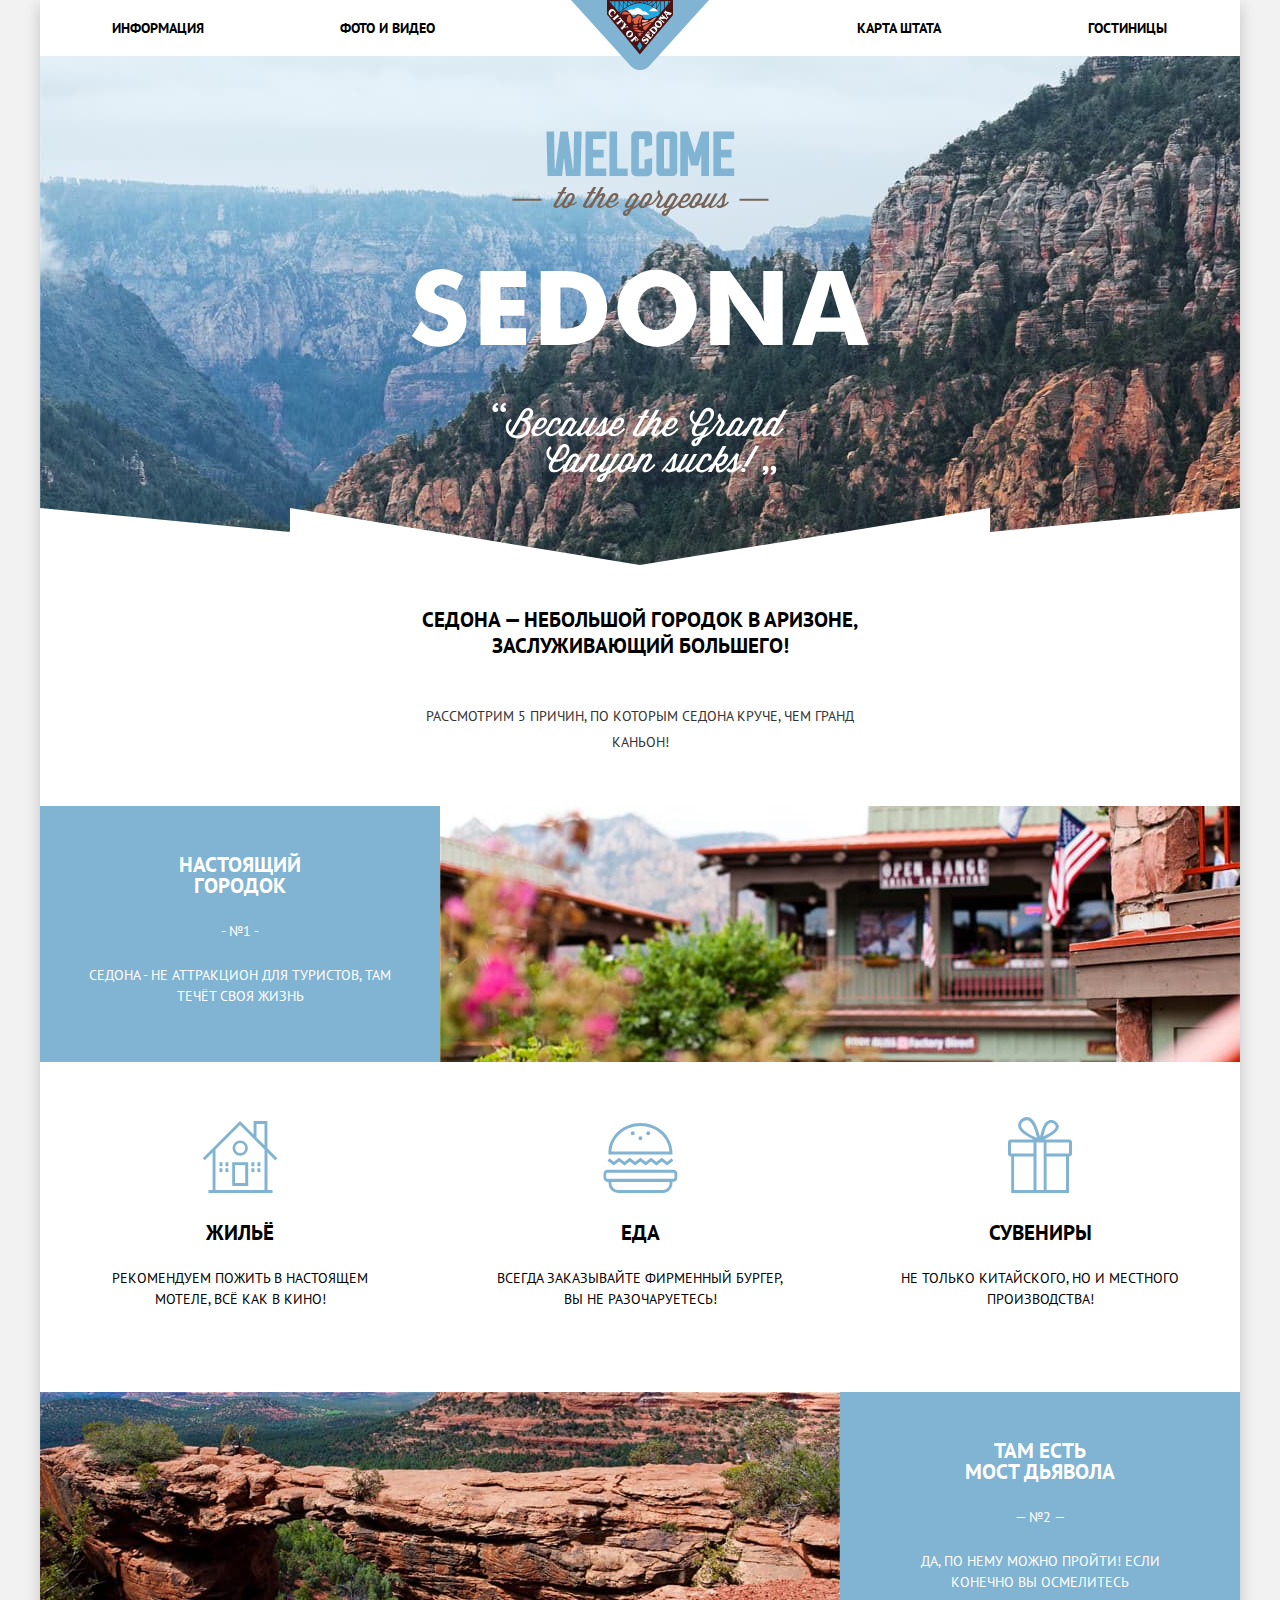
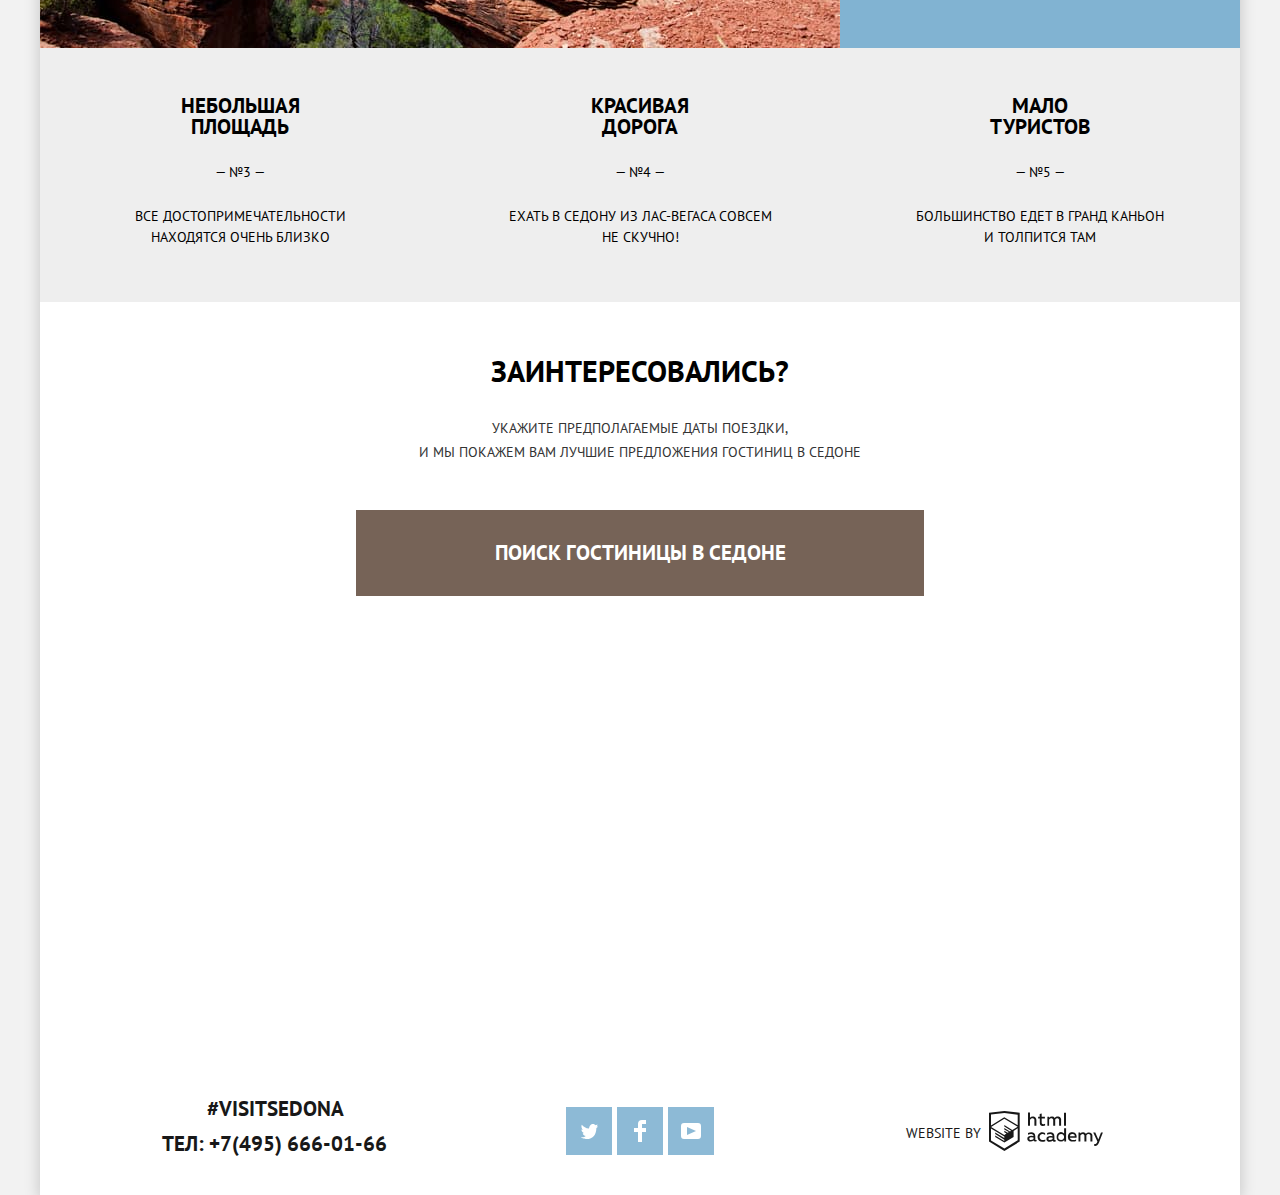
<file: index.html>
<!DOCTYPE html>
<html class="page" lang="ru">

<head>
  <meta charset="utf-8">
  <title>HTML Academy: Седона</title>
  <link href="https://fonts.googleapis.com/css2?family=PT+Sans:wght@400;700&display=swap" rel="stylesheet">
  <link rel="stylesheet" href="css/normalize.min.css">
  <link rel="stylesheet" href="css/style.min.css">
</head>

<body class="page-body">
  <div class="page-wrapper">
    <header class="main-header">
      <nav class="main-navigation">
        <ul class="site-navigation">
          <li class="navigation-item"><a href="#">Информация</a></li>
          <li class="navigation-item"><a href="#">Фото и видео</a></li>
          <li class="navigation-item"><a href="#">Карта штата</a></li>
          <li class="navigation-item"><a href="hotels.html">Гостиницы</a></li>
        </ul>
        <a class="main-header-logo">
          <img src="img/main-logo.svg" width="138" height="70" alt="Логотип сайта города Седона">
        </a>
      </nav>
    </header>
    <main class="container">
      <section class="main-background">
        <h1 class="visually-hidden">Добро пожаловать в Седону!</h1>
      </section>
      <section class="intro">
        <h2 class="visually-hidden">Описание города Седона</h2>
        <h2 class="intro-title">Седона — небольшой городок в Аризоне, заслуживающий большего!</h2>
        <p class="intro-text">Рассмотрим 5 причин, по которым Седона круче, чем гранд каньон!</p>
      </section>
      <section class="features">
        <h2 class="visually-hidden">5 причин, по которым Седона круче, чем гранд каньон!</h2>
        <ol class="features-list">
          <li class="feature-item wide-block">
            <div class="decoration-wrapper">
              <div class="decoration-text">
                <h3 class="item-title">Настоящий<br> городок</h3>
                <span class="item-number">- №1 -</span>
                <p class="item-text">Седона - не аттракцион для туристов, там течёт своя жизнь</p>
              </div>
              <div class="decoration-picture picture-right"></div>
            </div>
            <ul class="advantages-list">
              <li class="advantages-item">
                <h3 class="advantages-title icon-house">Жильё</h3>
                <p class="advantages-text">Рекомендуем пожить в настоящем мотеле, всё как в кино!</p>
              </li>
              <li class="advantages-item">
                <h3 class="advantages-title icon-food">Еда</h3>
                <p class="advantages-text">Всегда заказывайте фирменный бургер, вы не разочаруетесь!</p>
              </li>
              <li class="advantages-item">
                <h3 class="advantages-title icon-souvenir">Сувениры</h3>
                <p class="advantages-text">Не только китайского, но и местного производства!</p>
              </li>
            </ul>
          </li>
          <li class="feature-item wide-block">
            <div class="decoration-wrapper">
              <div class="decoration-text">
                <h3 class="item-title">Там есть <br> Мост дьявола</h3>
                <span class="item-number">— №2 —</span>
                <p class="item-text">Да, по нему можно пройти! Если конечно вы осмелитесь</p>
              </div>
              <div class="decoration-picture picture-left"></div>
            </div>
          </li>
          <li class="feature-item grey">
            <h3 class="item-title">Небольшая<br>площадь</h3>
            <span class="item-number">— №3 —</span>
            <p class="item-text">все достопримечательности находятся очень близко</p>
          </li>
          <li class="feature-item grey">
            <h3 class="item-title">Красивая<br>дорога</h3>
            <span class="item-number">— №4 —</span>
            <p class="item-text">ехать в седону из лас-вегаса совсем не скучно!</p>
          </li>
          <li class="feature-item grey">
            <h3 class="item-title">Мало<br>туристов</h3>
            <span class="item-number">— №5 — </span>
            <p class="item-text">большинство едет в гранд каньон и толпится там</p>
          </li>
        </ol>
      </section>
      <section class="search">
        <h2 class="visually-hidden">Поиск гостиницы в Седоне</h2>
        <p class="search-title">Заинтересовались?</p>
        <p class="search-text">Укажите предполагаемые даты поездки,<br> и мы покажем вам лучшие предложения гостиниц в
          Седоне
        </p>
        <a class="search-button button" href="#">Поиск гостиницы в седоне</a>
        <form class="search-form" action="https://echo.htmlacademy.ru" method="get">
          <p class="field-wrapper">
            <label class="check-in" for="check-in">Дата заезда:</label>
            <input class="date-picker" id="check-in" type="text" name="check-in">
            <button class="calendar" type="button" name="calendar">
              <span class="visually-hidden">Календарь для выбора даты заезда</span>
              <svg aria-hidden="true" focusable="false" class="form-icon" width="21" height="23"
                xmlns="http://www.w3.org/2000/svg">
                <path fill-rule="evenodd" clip-rule="evenodd"
                  d="M16.4 3h2.9c1 0 1.7.8 1.7 1.9v16.3c0 1-.8 1.8-1.7 1.8H1.7c-1 0-1.7-.8-1.7-1.8V4.9C0 3.9.8 3 1.8 3h2.8V1.6c0-.3.3-.6.7-.6.3 0 .6.3.6.6V3h4V1.6c0-.3.2-.6.6-.6.4 0 .7.3.7.6V3H15V1.6c0-.3.3-.6.7-.6.3 0 .6.3.6.6V3zm3.2 18.5V4.9c0-.3-.1-.5-.3-.5h-2.9v1.4c0 .4-.3.7-.6.7a.7.7 0 01-.7-.7V4.4h-4v1.4c0 .4-.2.7-.6.7a.7.7 0 01-.7-.7V4.4H6v1.4c0 .4-.3.7-.6.7a.7.7 0 01-.7-.7V4.4H1.8c-.3 0-.5.2-.5.5v16.3c0 .2.2.4.4.4h17.6l.3-.1z" />
                <path fill-rule="evenodd" clip-rule="evenodd"
                  d="M4.6 9.2h2.6v2H4.6v-2zm0 3.5h2.6v2H4.6v-2zM7.2 16H4.6v2h2.6v-2zm2 0h2.6v2H9.2v-2zm2.6-3.4H9.2v2h2.6v-2zM9.2 9.2h2.6v2H9.2v-2zm7.2 7h-2.6v2h2.6v-2zm-2.6-3.5h2.6v2h-2.6v-2zm2.6-3.5h-2.6v2h2.6v-2z" />
              </svg>
            </button>
          </p>
          <p class="field-wrapper">
            <label class="check-out" for="check-out">Дата выезда:</label>
            <input class="date-picker" id="check-out" type="text" name="check-out">
            <button class="calendar" type="button" name="calendar">
              <span class="visually-hidden">Календарь для выбора даты выезда</span>
              <svg aria-hidden="true" focusable="false" class="form-icon" width="21" height="23"
                xmlns="http://www.w3.org/2000/svg">
                <path fill-rule="evenodd" clip-rule="evenodd"
                  d="M16.4 3h2.9c1 0 1.7.8 1.7 1.9v16.3c0 1-.8 1.8-1.7 1.8H1.7c-1 0-1.7-.8-1.7-1.8V4.9C0 3.9.8 3 1.8 3h2.8V1.6c0-.3.3-.6.7-.6.3 0 .6.3.6.6V3h4V1.6c0-.3.2-.6.6-.6.4 0 .7.3.7.6V3H15V1.6c0-.3.3-.6.7-.6.3 0 .6.3.6.6V3zm3.2 18.5V4.9c0-.3-.1-.5-.3-.5h-2.9v1.4c0 .4-.3.7-.6.7a.7.7 0 01-.7-.7V4.4h-4v1.4c0 .4-.2.7-.6.7a.7.7 0 01-.7-.7V4.4H6v1.4c0 .4-.3.7-.6.7a.7.7 0 01-.7-.7V4.4H1.8c-.3 0-.5.2-.5.5v16.3c0 .2.2.4.4.4h17.6l.3-.1z" />
                <path fill-rule="evenodd" clip-rule="evenodd"
                  d="M4.6 9.2h2.6v2H4.6v-2zm0 3.5h2.6v2H4.6v-2zM7.2 16H4.6v2h2.6v-2zm2 0h2.6v2H9.2v-2zm2.6-3.4H9.2v2h2.6v-2zM9.2 9.2h2.6v2H9.2v-2zm7.2 7h-2.6v2h2.6v-2zm-2.6-3.5h2.6v2h-2.6v-2zm2.6-3.5h-2.6v2h2.6v-2z" />
              </svg>
            </button>
          </p>
          <p class="field-wrapper field-guests">
            <label class="guests" for="guests">Взрослые:</label>
            <button class="minus" type="button" name="minus">
              <span class="visually-hidden">Минус</span>
              <svg aria-hidden="true" focusable="false" class="form-icon" width="12" height="3"
                xmlns="http://www.w3.org/2000/svg">
                <path d="M0 0h12v3H0z" />
              </svg>
            </button>
            <input class="counter adults" id="guests" type="text" name="adults">
            <button class="plus" type="button" name="plus">
              <span class="visually-hidden">Плюс</span>
              <svg aria-hidden="true" focusable="false" class="form-icon" width="11" height="11" viewBox="0 0 11 11"
                xmlns="http://www.w3.org/2000/svg">
                <path fill-rule="evenodd" clip-rule="evenodd"
                  d="M4.23086 6.76932V11H6.76932V6.76932H11V4.23086H6.76932V0H4.23085V4.23086H0V6.76932H4.23086Z" />
              </svg>
            </button>
          </p>
          <p class="field-wrapper field-guests">
            <label class="guests children" for="guests-children">Дети:</label>
            <button class="minus" type="button" name="minus">
              <span class="visually-hidden">Минус</span>
              <svg aria-hidden="true" focusable="false" class="form-icon" width="12" height="3"
                xmlns="http://www.w3.org/2000/svg">
                <path d="M0 0h12v3H0z" />
              </svg>
            </button>
            <input class="counter children" id="guests-children" type="text" name="children">
            <button class="plus" type="button" name="plus">
              <span class="visually-hidden">Плюс</span>
              <svg aria-hidden="true" focusable="false" class="form-icon" width="11" height="11" viewBox="0 0 11 11"
                xmlns="http://www.w3.org/2000/svg">
                <path fill-rule="evenodd" clip-rule="evenodd"
                  d="M4.23086 6.76932V11H6.76932V6.76932H11V4.23086H6.76932V0H4.23085V4.23086H0V6.76932H4.23086Z" />
              </svg>
            </button>
          </p>
          <button class="button-find button-about" type="submit">Найти</button>
        </form>
      </section>
      <section class="map">
        <h2 class="visually-hidden">Интерактивная карта</h2>
        <iframe src="https://www.google.com/maps/embed?pb=!1m18!1m12!1m3!1d1676599.8607634816!2d-112.69601789458392!3d34.840919525066845!2m3!1f0!2f0!3f0!3m2!1i1024!2i768!4f13.1!3m3!1m2!1s0x872da132f942b00d%3A0x5548c523fa6c8efd!2z0KHQtdC00L7QvdCwLCDQkNGA0LjQt9C-0L3QsCA4NjMzNiwg0KHQqNCQ!5e0!3m2!1sru!2sru!4v1603652921586!5m2!1sru!2sru"
          width="1200" height="593" style="border:0;" allowfullscreen="" aria-hidden="false"
          tabindex="0">
        </iframe>
      </section>
    </main>
    <footer class="page-footer main-footer">
      <section class="footer-contacts">
        <h2 class="visually-hidden">Контакты</h2>
        <p class="hashtag">#visitsedona</p>
        <p class="telephone">Тел:<a href="tel:+74956660166"> +7(495) 666-01-66</a></p>
      </section>
      <section class="footer-social">
        <h2 class="visually-hidden">Социальные сети</h2>
        <ul class="social-list">
          <li class="social-item">
            <a class="social-button" href="#">
              <span class="visually-hidden">Twitter</span>
              <svg aria-hidden="true" focusable="false" width="17px" height="17px" fill="none"
                xmlns="http://www.w3.org/2000/svg">
                <path
                  d="M11 1.1c1.6-.5 3 .3 3.5 1.2l2-.7c0 .7-.3 1.3-.8 1.8.7.2 1.3-.5 1.3-.5a3 3 0 01-1.6 2c-.2 6.8-3.2 11.2-10 11.1h-.5c-.4 0-4.2-.5-4.9-1.9 2.3.2 3.9-.4 4.7-1.2-1-.3-2.7-.4-3-3 .4.2.6.3 1.2.2C1.7 9.2.4 8.5.4 6.3c.3.4 1.1.6 1.4.5-.7-.2-2-3.4-1-5 2 1.9 3.8 3.7 7.2 3.8.3-2.3 1.2-3.8 3-4.5z"
                  fill="#fff" /></svg>
            </a>
          </li>
          <li class="social-item">
            <a class="social-button" href="#">
              <span class="visually-hidden">Facebook</span>
              <svg aria-hidden="true" focusable="false" width="12" height="22" fill="none"
                xmlns="http://www.w3.org/2000/svg">
                <path d="M12 4V0H8a4 4 0 00-4 4v4H0v4h4v10h4V12h4V8H8V4h4z" fill="#fff" /></svg>
            </a>
          </li>
          <li class="social-item">
            <a class="social-button" href="#">
              <span class="visually-hidden">YouTube</span>
              <svg aria-hidden="true" focusable="false" width="20" height="16" fill="none"
                xmlns="http://www.w3.org/2000/svg">
                <path fill-rule="evenodd" clip-rule="evenodd"
                  d="M3 0h14a3 3 0 013 3v10a3 3 0 01-3 3H3a3 3 0 01-3-3V3a3 3 0 013-3zm3 4v8l9-4-9-4z" fill="#fff" />
              </svg>
            </a>
          </li>
        </ul>
      </section>
      <section class="footer-copyright">
        <h2 class="visually-hidden">Разработано в HTML Академии</h2>
        <p class="text-copyright">Website by</p>
        <a class="footer-logo" href="https://htmlacademy.ru/intensive/htmlcss">
          <span class="visually-hidden">Логотип HTML Academy</span>
          <svg aria-hidden="true" focusable="false" class="logo-image" width="115" height="41"
            xmlns="http://www.w3.org/2000/svg">
            <path fill-rule="evenodd" clip-rule="evenodd"
              d="M15.5 1h-.1L0 2.8v28.8l15.4 9.3 15.3-9.3V2.7L15.5 1.1zM77 2.7h-2v13.1h2v-13zM41 2.6v5.2a4 4 0 012.8-1.3c1 0 2 .3 2.6 1 .7.7 1 1.7 1 2.7v5.6h-2v-5.3c.1-.6 0-1-.3-1.5-.4-.4-.8-.6-1.3-.7h-.3c-1 0-2 .6-2.5 1.5v6h-2V2.6h2zM77 31.5h-1.7V30a4 4 0 01-3.4 1.6 4.7 4.7 0 01-4.3-4.7c0-2.5 1.9-4.6 4.3-4.8a4 4 0 013.2 1.5v-5.4h2v13.2zM47 30l.6-.1v1.4l-1.2.2c-.8 0-1.5-.4-1.8-1a5 5 0 01-3.3 1.1c-1.6 0-3-.9-3-2.8 0-2.3 2-3 3.9-3l2.3.3V26c0-1-.8-2-2.4-2-1 0-2.1.3-3.1.8v-1.9c1-.3 2.2-.5 3.3-.6 2.5 0 4 1.2 4 4v3.2l.2.4c.1.2.2.2.4.2h.2zm-6.7-1.3c0 .4.2.8.5 1 .3.3.6.4 1 .4h.1c1 0 1.9-.4 2.6-1v-1.6a10 10 0 00-2-.2c-1 0-2.2.3-2.2 1.4zM56 23c-.8-.4-1.7-.7-2.7-.7H53c-1.2 0-2.3.6-3.1 1.5-.9 1-1.3 2.1-1.3 3.4v.4a4.5 4.5 0 004.7 4.2c1 0 2-.2 3-.6v-1.8c-.8.4-1.7.7-2.6.7-1 0-2.1-.5-2.7-1.5a3 3 0 010-3c.6-1 1.6-1.5 2.7-1.5.9 0 1.7.3 2.4.8v-1.9zm10.2 7.2l.5-.1v1.4l-1.2.2c-.8 0-1.5-.4-1.8-1a5 5 0 01-3.3 1.1c-1.6 0-3-.9-3-2.8 0-2.3 2-3 3.9-3 .7 0 1.5.1 2.2.3V26c0-1-.8-2-2.3-2-1 0-2.1.3-3.1.8v-1.9c1-.3 2.2-.5 3.3-.6 2.5 0 4 1.2 4 4v3.2c0 .2 0 .3.2.4 0 .2.2.2.4.2h.2zm-6.3-.3c-.3-.2-.5-.6-.5-1 0-1 1.1-1.4 2.3-1.4.6 0 1.2 0 1.9.2V29c-.7.7-1.6 1-2.6 1-.5.1-.9 0-1.1-.3zm9.4-2.9a3 3 0 013-3v.1A3 3 0 0175 26V28a3 3 0 01-2.9 2 3 3 0 01-2.9-3zm14-4.7c3.5 0 4.8 3 4.2 5.5h-6.6c.2 1.7 1.8 2.3 3.4 2.3 1 0 1.9-.2 2.8-.6V31c-1 .4-2.1.7-3.2.6-2.7 0-5-1.5-5-4.7 0-1.2.3-2.4 1.1-3.3.8-1 2-1.4 3.1-1.5h.2zm-2.4 4a2.4 2.4 0 012.5-2.3 2 2 0 011.8.6c.4.5.6 1.1.6 1.7h-5zm8.6 5.3v-9h1.7v1a4 4 0 013-1.3 3 3 0 012.7 1.5c.8-.9 2-1.4 3.1-1.4 1 0 1.9.3 2.5 1 .7.7 1 1.6.9 2.6v5.6h-2v-5.6c0-.4 0-.9-.4-1.2-.3-.4-.7-.6-1.1-.7h-.3a3 3 0 00-2.2 1.2v6.3h-2v-5.6c0-.4 0-.9-.4-1.2-.2-.4-.7-.6-1.1-.7h-.2c-1 .1-1.8.6-2.3 1.4v6.1h-1.9zm24.5-9h-2l-2.7 6.8-3-6.8h-2.1l4.2 9-.2.5c-.5 1.4-1.2 2-2.1 2a3 3 0 01-1 0v1.6l1.2.2c1.3 0 2.6-.8 3.6-3.1l4-10.2zM52.7 6.8V3.5l-2 .5v2.7h-1.6v1.8h1.7V13c0 .8.2 1.6.8 2.2.6.6 1.4.9 2.2.7a7 7 0 002.3-.3v-1.8c-.5.3-1.1.4-1.7.4-1.2 0-1.7-.4-1.7-1.6v-4h3.2V6.7h-3.2zm5.7 9v-9H60v1a4 4 0 013-1.3 3 3 0 012.7 1.4c.8-.9 1.9-1.4 3-1.4 1 0 2 .3 2.6 1 .6.7 1 1.7.8 2.6v5.6h-2v-5.5c0-.5 0-1-.4-1.3-.2-.3-.7-.6-1.1-.6h-.2a3 3 0 00-2.2 1.2v6.2h-2v-5.5c0-.5-.1-1-.4-1.3-.3-.3-.7-.6-1.1-.6h-.3c-1 0-1.8.6-2.3 1.4v6h-1.8zM28.7 30.3zm0-12v12l-13.3 8.1-13.4-8V18.4l13.3 8.1V28l-9.1-5.5V24l9.1 5.7V31l-9.1-5.6V27l9.2 5.6 9.2-5.7v-6l4.1-2.6zm0-1.5L25 18.9 23.3 20l-8-5v1.5l6.9 4.2-.2.1-1 .6-5.7-3.4v1.4l4.5 2.7-1 .7-3.5-2v1.4l2.2 1.3-2.2 1.4-13.2-8 13.2-8.2 13.4 8zM15.3 7.3l13.4 8V4.7L15.4 3 2 4.6v10.8l13.3-8.1z" />
          </svg>
        </a>
      </section>
    </footer>
  </div>
  <script src="js/script.min.js"></script>
</body>

</html>
</file>
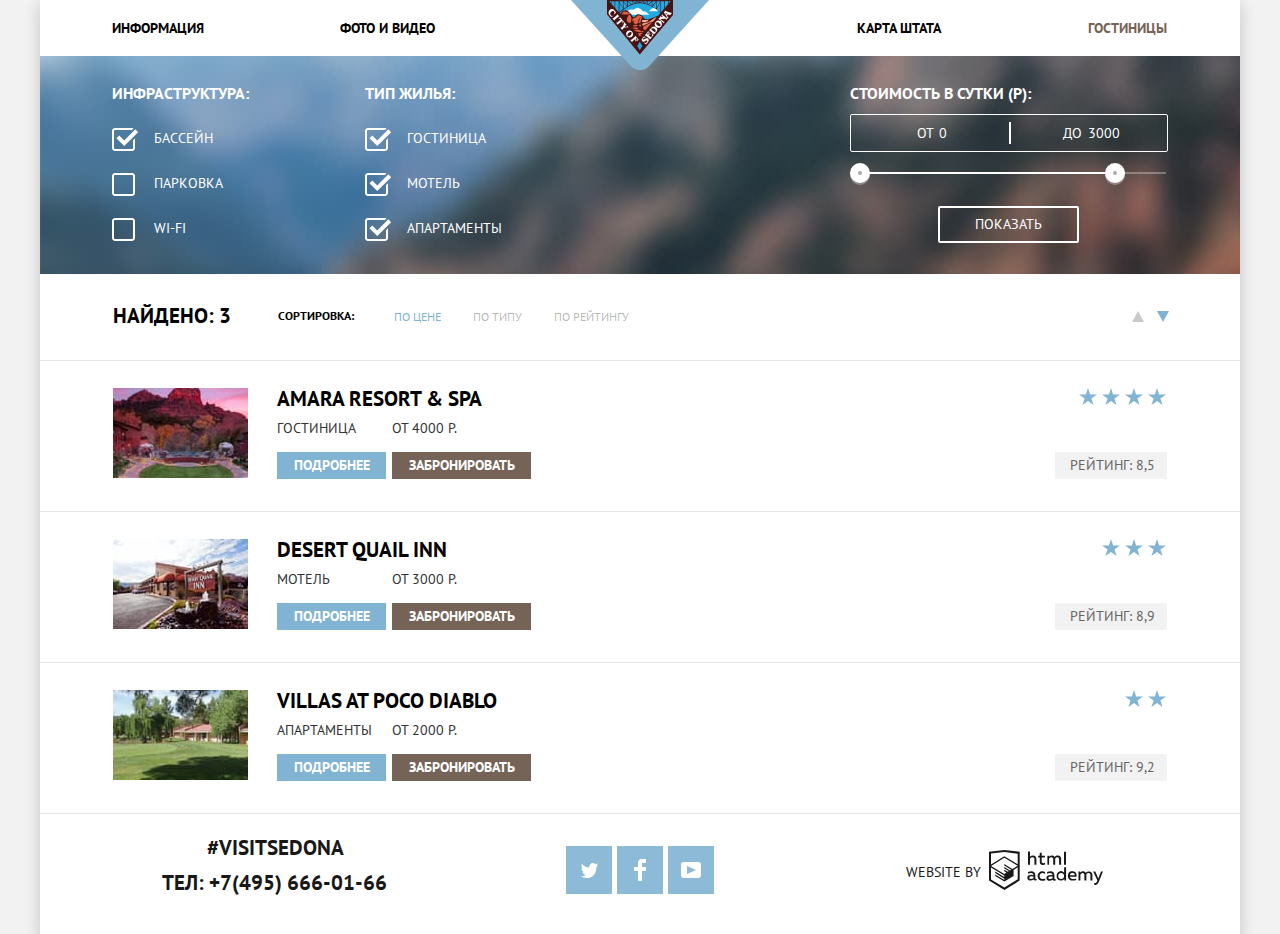
<file: hotels.html>
<!DOCTYPE html>
<html class="page" lang="ru">

<head>
  <meta charset="utf-8">
  <title>HTML Academy: Седона</title>
  <link href="https://fonts.googleapis.com/css2?family=PT+Sans:wght@400;700&display=swap" rel="stylesheet">
  <link rel="stylesheet" href="css/normalize.min.css">
  <link rel="stylesheet" href="css/style.min.css">
</head>

<body class="page-body">
  <div class="page-wrapper">
    <header class="main-header">
      <nav class="main-navigation">
        <a class="main-header-logo" href="index.html">
          <img src="img/main-logo.svg" width="138" height="70" alt="Логотип сайта города Седона">
        </a>
        <ul class="site-navigation">
          <li class="navigation-item"><a href="#">Информация</a></li>
          <li class="navigation-item"><a href="#">Фото и видео</a></li>
          <li class="navigation-item"><a href="#">Карта штата</a></li>
          <li class="navigation-item"><a class="active">Гостиницы</a></li>
        </ul>
      </nav>
    </header>
    <main class="catalog">
      <h1 class="visually-hidden">Каталог гостиниц</h1>
      <form class="filter-form" action="https://echo.htmlacademy.ru/" method="get">
        <fieldset class="filter-group">
          <legend class="name-title">Инфраструктура:</legend>
          <ul class="group-list">
            <li class="group-item">
              <input class="visually-hidden filter-checkbox" type="checkbox" name="infrastructure" value="Бассейн"
                id="pool" checked>
              <label for="pool">Бассейн</label>
            </li>
            <li class="group-item">
              <input class="visually-hidden filter-checkbox" type="checkbox" name="infrastructure" value="Парковка"
                id="parking">
              <label for="parking">Парковка</label>
            </li>
            <li class="group-item">
              <input class="visually-hidden filter-checkbox" type="checkbox" name="infrastructure" value="Wi-Fi"
                id="wi-fi">
              <label for="wi-fi">Wi-Fi</label>
            </li>
          </ul>
        </fieldset>
        <fieldset class="filter-group">
          <legend class="name-title">Тип жилья:</legend>
          <ul class="group-list">
            <li class="group-item">
              <input class="visually-hidden filter-checkbox" type="checkbox" name="typeofhousing" value="Гостиница"
                id="hotel" checked>
              <label for="hotel">Гостиница</label>
            </li>
            <li class="group-item">
              <input class="visually-hidden filter-checkbox" type="checkbox" name="typeofhousing" value="Мотель"
                id="motel" checked>
              <label for="motel">Мотель</label>
            </li>
            <li class="group-item">
              <input class="visually-hidden filter-checkbox" type="checkbox" name="typeofhousing" value="Апартаменты"
                id="apartments" checked>
              <label for="apartments">Апартаменты</label>
            </li>
          </ul>
        </fieldset>
        <fieldset class="filter-price">
          <legend class="name-title">Стоимость в сутки (Р):</legend>
          <div class="price-controls">
            <label class="min-price">от
              <input type="number" name="min-price" value="0">
            </label>
            <label class="max-price">до
              <input type="number" name="max-price" value="3000">
            </label>
          </div>
          <div class="range-filter">
            <div class="range-controls">
              <div class="scale">
                <div class="bar"></div>
              </div>
              <div class="toggle toggle-min" tabindex="0"></div>
              <div class="toggle toggle-max" tabindex="0"></div>
            </div>
          </div>
          <button class="button-hotels" type="submit" name="button-hotels">Показать</button>
        </fieldset>
      </form>
      <section class="searching-results">
        <h2 class="visually-hidden">Результаты поиска</h2>
        <div class="filter-wrapper">
          <p class="results-title">Найдено: 3</p>
          <h3 class="filter">Сортировка:</h3>
          <ul class="filter-list">
            <li class="filter-item">
              <a class="filter-name active">По цене</a>
            </li>
            <li class="filter-item">
              <a class="filter-name" href="#">По типу</a>
            </li>
            <li class="filter-item">
              <a class="filter-name" href="#">По рейтингу</a>
            </li>
          </ul>
          <ul class="sort-list">
            <li class="sort-item">
              <a class="sort-up" href="#">
                <span class="visually-hidden">Сортировка по возрастанию</span>
              </a>
            </li>
            <li class="sort-item">
              <a class="sort-down active">
                <span class="visually-hidden">Сортировка по убыванию</span>
              </a>
            </li>
          </ul>
        </div>
        <h2 class="visually-hidden">Список гостиниц</h2>
        <ul class="hotels-list">
          <li class="hotels-item">
            <a class="image-link" href="#">
              <img src="img/photo-amara-resort.jpg" width="135" height="90" alt="Фото гостиницы Amara Resort & Spa">
            </a>
            <div class="hotel-info">
              <div class="hotel-description">
                <h4 class="hotels-name"><a class="hotel-link" href="#">Amara Resort & Spa</a></h4>
                <div class="text-wrapper">
                  <p class="hotel-text">Гостиница</p>
                  <a class="button button-about" href="#">Подробнее</a>
                </div>
                <div class="price-wrapper">
                  <p class="hotel-text">от 4000 р.</p>
                  <a class="button button-booking" href="#">Забронировать</a>
                </div>
              </div>
              <div class="hotel-stars">
                <ul class="stars-list">
                  <li class="stars-item"></li>
                  <li class="stars-item"></li>
                  <li class="stars-item"></li>
                  <li class="stars-item"></li>
                </ul>
                <p class="hotel-rating">Рейтинг: 8,5</p>
              </div>
            </div>
          </li>
          <li class="hotels-item">
            <a class="image-link" href="#">
              <img src="img/photo-desert-quail.jpg" width="135" height="90" alt="Фото мотеля Desert Quail Inn">
            </a>
            <div class="hotel-info">
              <div class="hotel-description">
                <h4 class="hotels-name"><a class="hotel-link" href="#">Desert Quail Inn</a></h4>
                <div class="text-wrapper">
                  <p class="hotel-text">Мотель</p>
                  <a class="button button-about" href="#">Подробнее</a>
                </div>
                <div class="price-wrapper">
                  <p class="hotel-text">от 3000 р.</p>
                  <a class="button button-booking" href="#">Забронировать</a>
                </div>
              </div>
              <div class="hotel-stars">
                <ul class="stars-list">
                  <li class="stars-item"></li>
                  <li class="stars-item"></li>
                  <li class="stars-item"></li>
                </ul>
                <p class="hotel-rating">Рейтинг: 8,9</p>
              </div>
            </div>
          </li>
          <li class="hotels-item">
            <a class="image-link" href="#">
              <img src="img/photo-poco-diablo.jpg" width="135" height="90" alt="Фото апартаментов Villas at Poco Diablo">
            </a>
            <div class="hotel-info">
              <div class="hotel-description">
                <h4 class="hotels-name"><a class="hotel-link" href="#">Villas at Poco Diablo</a></h4>
                <div class="text-wrapper">
                  <p class="hotel-text">Апартаменты</p>
                  <a class="button button-about" href="#">Подробнее</a>
                </div>
                <div class="price-wrapper">
                  <p class="hotel-text">от 2000 р.</p>
                  <a class="button button-booking" href="#">Забронировать</a>
                </div>
              </div>
              <div class="hotel-stars">
                <ul class="stars-list">
                  <li class="stars-item"></li>
                  <li class="stars-item"></li>
                </ul>
                <p class="hotel-rating">Рейтинг: 9,2</p>
              </div>
            </div>
          </li>
        </ul>
      </section>
    </main>
    <footer class="page-footer main-footer hotels-footer">
      <section class="footer-contacts">
        <h2 class="visually-hidden">Контакты</h2>
        <p class="hashtag">#visitsedona</p>
        <p class="telephone">Тел:<a href="tel:+74956660166"> +7(495) 666-01-66</a></p>
      </section>
      <section class="footer-social">
        <h2 class="visually-hidden">Социальные сети</h2>
        <ul class="social-list">
          <li class="social-item">
            <a class="social-button" href="#">
              <span class="visually-hidden">Twitter</span>
              <svg aria-hidden="true" focusable="false" width="17px" height="17px" fill="none"
                   xmlns="http://www.w3.org/2000/svg">
                <path
                  d="M11 1.1c1.6-.5 3 .3 3.5 1.2l2-.7c0 .7-.3 1.3-.8 1.8.7.2 1.3-.5 1.3-.5a3 3 0 01-1.6 2c-.2 6.8-3.2 11.2-10 11.1h-.5c-.4 0-4.2-.5-4.9-1.9 2.3.2 3.9-.4 4.7-1.2-1-.3-2.7-.4-3-3 .4.2.6.3 1.2.2C1.7 9.2.4 8.5.4 6.3c.3.4 1.1.6 1.4.5-.7-.2-2-3.4-1-5 2 1.9 3.8 3.7 7.2 3.8.3-2.3 1.2-3.8 3-4.5z"
                  fill="#fff" /></svg>
            </a>
          </li>
          <li class="social-item">
            <a class="social-button" href="#">
              <span class="visually-hidden">Facebook</span>
              <svg aria-hidden="true" focusable="false" width="12" height="22" fill="none"
                   xmlns="http://www.w3.org/2000/svg">
                <path d="M12 4V0H8a4 4 0 00-4 4v4H0v4h4v10h4V12h4V8H8V4h4z" fill="#fff" /></svg>
            </a>
          </li>
          <li class="social-item">
            <a class="social-button" href="#">
              <span class="visually-hidden">YouTube</span>
              <svg aria-hidden="true" focusable="false" width="20" height="16" fill="none"
                   xmlns="http://www.w3.org/2000/svg">
                <path fill-rule="evenodd" clip-rule="evenodd"
                      d="M3 0h14a3 3 0 013 3v10a3 3 0 01-3 3H3a3 3 0 01-3-3V3a3 3 0 013-3zm3 4v8l9-4-9-4z" fill="#fff" />
              </svg>
            </a>
          </li>
        </ul>
      </section>
      <section class="footer-copyright">
        <h2 class="visually-hidden">Разработано в HTML Академии</h2>
        <p class="text-copyright">Website by</p>
        <a class="footer-logo" href="https://htmlacademy.ru/intensive/htmlcss">
          <span class="visually-hidden">Логотип HTML Academy</span>
          <svg aria-hidden="true" focusable="false" class="logo-image" width="115" height="41"
               xmlns="http://www.w3.org/2000/svg">
            <path fill-rule="evenodd" clip-rule="evenodd"
                  d="M15.5 1h-.1L0 2.8v28.8l15.4 9.3 15.3-9.3V2.7L15.5 1.1zM77 2.7h-2v13.1h2v-13zM41 2.6v5.2a4 4 0 012.8-1.3c1 0 2 .3 2.6 1 .7.7 1 1.7 1 2.7v5.6h-2v-5.3c.1-.6 0-1-.3-1.5-.4-.4-.8-.6-1.3-.7h-.3c-1 0-2 .6-2.5 1.5v6h-2V2.6h2zM77 31.5h-1.7V30a4 4 0 01-3.4 1.6 4.7 4.7 0 01-4.3-4.7c0-2.5 1.9-4.6 4.3-4.8a4 4 0 013.2 1.5v-5.4h2v13.2zM47 30l.6-.1v1.4l-1.2.2c-.8 0-1.5-.4-1.8-1a5 5 0 01-3.3 1.1c-1.6 0-3-.9-3-2.8 0-2.3 2-3 3.9-3l2.3.3V26c0-1-.8-2-2.4-2-1 0-2.1.3-3.1.8v-1.9c1-.3 2.2-.5 3.3-.6 2.5 0 4 1.2 4 4v3.2l.2.4c.1.2.2.2.4.2h.2zm-6.7-1.3c0 .4.2.8.5 1 .3.3.6.4 1 .4h.1c1 0 1.9-.4 2.6-1v-1.6a10 10 0 00-2-.2c-1 0-2.2.3-2.2 1.4zM56 23c-.8-.4-1.7-.7-2.7-.7H53c-1.2 0-2.3.6-3.1 1.5-.9 1-1.3 2.1-1.3 3.4v.4a4.5 4.5 0 004.7 4.2c1 0 2-.2 3-.6v-1.8c-.8.4-1.7.7-2.6.7-1 0-2.1-.5-2.7-1.5a3 3 0 010-3c.6-1 1.6-1.5 2.7-1.5.9 0 1.7.3 2.4.8v-1.9zm10.2 7.2l.5-.1v1.4l-1.2.2c-.8 0-1.5-.4-1.8-1a5 5 0 01-3.3 1.1c-1.6 0-3-.9-3-2.8 0-2.3 2-3 3.9-3 .7 0 1.5.1 2.2.3V26c0-1-.8-2-2.3-2-1 0-2.1.3-3.1.8v-1.9c1-.3 2.2-.5 3.3-.6 2.5 0 4 1.2 4 4v3.2c0 .2 0 .3.2.4 0 .2.2.2.4.2h.2zm-6.3-.3c-.3-.2-.5-.6-.5-1 0-1 1.1-1.4 2.3-1.4.6 0 1.2 0 1.9.2V29c-.7.7-1.6 1-2.6 1-.5.1-.9 0-1.1-.3zm9.4-2.9a3 3 0 013-3v.1A3 3 0 0175 26V28a3 3 0 01-2.9 2 3 3 0 01-2.9-3zm14-4.7c3.5 0 4.8 3 4.2 5.5h-6.6c.2 1.7 1.8 2.3 3.4 2.3 1 0 1.9-.2 2.8-.6V31c-1 .4-2.1.7-3.2.6-2.7 0-5-1.5-5-4.7 0-1.2.3-2.4 1.1-3.3.8-1 2-1.4 3.1-1.5h.2zm-2.4 4a2.4 2.4 0 012.5-2.3 2 2 0 011.8.6c.4.5.6 1.1.6 1.7h-5zm8.6 5.3v-9h1.7v1a4 4 0 013-1.3 3 3 0 012.7 1.5c.8-.9 2-1.4 3.1-1.4 1 0 1.9.3 2.5 1 .7.7 1 1.6.9 2.6v5.6h-2v-5.6c0-.4 0-.9-.4-1.2-.3-.4-.7-.6-1.1-.7h-.3a3 3 0 00-2.2 1.2v6.3h-2v-5.6c0-.4 0-.9-.4-1.2-.2-.4-.7-.6-1.1-.7h-.2c-1 .1-1.8.6-2.3 1.4v6.1h-1.9zm24.5-9h-2l-2.7 6.8-3-6.8h-2.1l4.2 9-.2.5c-.5 1.4-1.2 2-2.1 2a3 3 0 01-1 0v1.6l1.2.2c1.3 0 2.6-.8 3.6-3.1l4-10.2zM52.7 6.8V3.5l-2 .5v2.7h-1.6v1.8h1.7V13c0 .8.2 1.6.8 2.2.6.6 1.4.9 2.2.7a7 7 0 002.3-.3v-1.8c-.5.3-1.1.4-1.7.4-1.2 0-1.7-.4-1.7-1.6v-4h3.2V6.7h-3.2zm5.7 9v-9H60v1a4 4 0 013-1.3 3 3 0 012.7 1.4c.8-.9 1.9-1.4 3-1.4 1 0 2 .3 2.6 1 .6.7 1 1.7.8 2.6v5.6h-2v-5.5c0-.5 0-1-.4-1.3-.2-.3-.7-.6-1.1-.6h-.2a3 3 0 00-2.2 1.2v6.2h-2v-5.5c0-.5-.1-1-.4-1.3-.3-.3-.7-.6-1.1-.6h-.3c-1 0-1.8.6-2.3 1.4v6h-1.8zM28.7 30.3zm0-12v12l-13.3 8.1-13.4-8V18.4l13.3 8.1V28l-9.1-5.5V24l9.1 5.7V31l-9.1-5.6V27l9.2 5.6 9.2-5.7v-6l4.1-2.6zm0-1.5L25 18.9 23.3 20l-8-5v1.5l6.9 4.2-.2.1-1 .6-5.7-3.4v1.4l4.5 2.7-1 .7-3.5-2v1.4l2.2 1.3-2.2 1.4-13.2-8 13.2-8.2 13.4 8zM15.3 7.3l13.4 8V4.7L15.4 3 2 4.6v10.8l13.3-8.1z" />
          </svg>
        </a>
      </section>
    </footer>
  </div>
</body>

</html>
</file>
<file: css/style.min.css>
:root{--white:#ffffff;--transparent-white:rgba(255, 255, 255, 0.3);--black:#000000;--transparent-black:rgba(0, 0, 0, 0.3);--green-50:#9ba894;--orange-50:#c88763;--blue-50:#81b3d2;--blue-100:#669ec0;--blue-120:#7aa8cb;--blue-150:#5496bd;--brown-50:#766357;--brown-100:#604e43;--brown-150:#503e33;--grey-50:#f2f2f2;--grey-100:#ebebeb;--grey-120:#eeeeee;--grey-150:#e5e5e5;--grey-200:#cacaca;--grey-220:#e9e5dc;--grey-250:#ababab;--grey-270:#bdbbbc;--grey-300:rgba(171, 171, 171, 0.3);--grey-350:#a9a9a9;--grey-380:#888888;--grey-400:#666666;--grey-450:#6a6a6a;--grey-500:#333333;--grey-550:#231f20;--grey-600:rgba(0, 1, 1, 0.15);--shadow-50:rgba(0, 1, 1, 0.2);--shadow-100:rgba(0, 1, 1, 0.15)}.page{height:100%}.page-body{height:100%;font-family:"PT Sans",Arial,sans-serif;font-size:14px;line-height:21px;font-weight:400;color:var(--grey-500);text-transform:uppercase;background-color:var(--grey-50)}.page-wrapper{display:grid;grid-template-rows:-webkit-min-content auto -webkit-min-content;grid-template-rows:min-content auto min-content;align-content:start;min-height:100%;width:1200px;margin:0 auto;background-color:var(--white);-webkit-box-shadow:0 5px 15px var(--shadow-50);box-shadow:0 5px 15px var(--shadow-50)}.visually-hidden{position:absolute;width:1px;height:1px;margin:-1px;padding:0;overflow:hidden;border:0;clip:rect(0 0 0 0)}.navigation-item a{line-height:26px;font-weight:700;color:var(--black);text-decoration:none}.navigation-item a:hover{color:var(--blue-50)}.navigation-item a:active{color:var(--transparent-black)}.navigation-item .active,.navigation-item .active:active,.navigation-item .active:focus,.navigation-item .active:hover{color:var(--brown-50)}.main-header-logo{position:absolute;top:0;left:50%;-webkit-transform:translateX(-50%);transform:translateX(-50%);z-index:2}.site-navigation{display:-webkit-box;display:flex;-webkit-box-pack:start;justify-content:flex-start;padding:0 72px;margin:0;list-style:none;min-height:56px;-webkit-box-align:center;align-items:center;flex-wrap:wrap}.navigation-item{width:20%;text-align:left}.navigation-item:nth-child(4n+2){padding-left:17px}.navigation-item:nth-child(4n+3),.navigation-item:nth-child(4n+4){text-align:right}.navigation-item:nth-child(4n+3){margin-left:178px}.navigation-item:nth-child(4n+4){margin-left:15px}.main-background{position:relative;background-image:url(../img/main-background-photo.jpg);background-color:var(--blue-120);width:1200px;height:509px}.main-background::after{content:"";position:absolute;background-repeat:no-repeat;top:75px;left:50%;-webkit-transform:translateX(-50%);transform:translateX(-50%);background-image:url(../img/main-background-text.svg);width:457px;height:351px;z-index:1}.main-background::before{content:"";position:absolute;background-repeat:no-repeat;bottom:0;left:50%;-webkit-transform:translateX(-50%);transform:translateX(-50%);background-image:url(../img/main-background-decor.svg);width:1200px;height:57px;z-index:1}.intro{text-align:center;padding-top:42px;padding-bottom:51px;padding-left:358px;padding-right:358px;margin-top:0;margin-bottom:0}.features-list{display:grid;grid-template-columns:1fr 1fr 1fr;text-align:center;background-color:var(--white);list-style:none;padding:0;margin:0}.advantages-list{display:grid;grid-template-columns:1fr 1fr 1fr;text-align:center;color:var(--black);background-color:var(--white);list-style:none;padding:0;margin:0}.intro-title{font-size:21px;line-height:26px;font-weight:700;color:var(--black);padding:0;margin:0}.intro-text{line-height:26px;margin-top:44px;margin-bottom:0}.features-list .wide-block{background-color:var(--blue-50);grid-column-start:1;grid-column-end:-1}.wide-block .item-number,.wide-block .item-text,.wide-block .item-title{color:var(--white)}.item-title{font-size:21px;font-weight:700;color:var(--black);margin-top:0;margin-bottom:0}.item-number{display:inline-block;vertical-align:top;color:var(--black);margin-top:25px}.item-text{color:var(--black);margin-bottom:0;margin-top:23px}.feature-item.grey{background-color:var(--grey-120);padding-top:47px;padding-bottom:54px;padding-left:55px;padding-right:55px}.feature-item.grey:nth-child(2n){padding-left:45px;padding-right:45px}.feature-item .item-text{padding-left:20px;padding-right:20px}.search-title{font-size:30px;line-height:24px;font-weight:700;color:var(--black);margin:0}.search-text{line-height:24px;margin-top:33px;margin-bottom:0}.button{font-weight:700;color:var(--white);text-decoration:none;background-color:var(--brown-50)}.search-button{display:inline-block;vertical-align:top;font-size:21px;line-height:26px;width:568px;padding-left:30px;padding-bottom:30px;padding-top:30px;padding-right:30px;margin-top:46px;-webkit-box-sizing:border-box;box-sizing:border-box}.search{position:relative;text-align:center;padding-top:57px}.decoration-wrapper{display:-webkit-box;display:flex;flex-wrap:wrap}.decoration-text{width:400px;padding-right:28px;padding-left:28px;padding-top:48px;padding-bottom:54px;-webkit-box-sizing:border-box;box-sizing:border-box}.decoration-picture{background-color:var(--blue-50);background-repeat:no-repeat;background-size:cover;background-position:center;width:800px;min-height:256px}.picture-right{background-image:url(../img/background-city.jpg);background-color:var(--green-50)}.picture-left{background-image:url(../img/background-bridge.jpg);background-color:var(--orange-50);-webkit-box-ordinal-group:0;order:-1}.icon-food::before,.icon-house::before,.icon-souvenir::before{content:"";position:absolute;left:50%;bottom:50px;-webkit-transform:translateX(-50%);transform:translateX(-50%);background-repeat:no-repeat}.icon-house::before{background-image:url(../img/icon-house.svg);width:75px;height:72px}.icon-food::before{background-image:url(../img/icon-food.svg);width:75px;height:70px}.icon-souvenir::before{background-image:url(../img/icon-souvenir.svg);width:64px;height:77px}.advantages-item{padding-top:160px;text-align:center;padding-bottom:82px;padding-left:60px;padding-right:60px}.advantages-item:nth-child(2n){padding-left:55px;padding-right:55px}.advantages-title{position:relative;font-size:21px;font-weight:700;margin-top:0;margin-bottom:0}.advantages-text{margin-top:25px;margin-bottom:0}.search-form{display:none;flex-wrap:wrap;-webkit-box-align:center;align-items:center;-webkit-box-pack:justify;justify-content:space-between;position:absolute;width:568px;padding:55px;-webkit-box-sizing:border-box;box-sizing:border-box;background-color:var(--white);top:293px;left:50%;-webkit-transform:translateX(-50%);transform:translateX(-50%);-webkit-box-shadow:0 7px 15px var(--shadow-100);box-shadow:0 7px 15px var(--shadow-100)}.show-form{display:-webkit-box;display:flex;-webkit-animation-name:slide-down;animation-name:slide-down;-webkit-animation-duration:.6s;animation-duration:.6s}.search-form-error{-webkit-animation-name:shake;animation-name:shake;-webkit-animation-duration:.6s;animation-duration:.6s}.counter,.date-picker,.search-form{font-size:14px;line-height:26px;font-weight:700}.counter,.date-picker{background-color:var(--grey-50)}.counter:hover,.date-picker:hover{background-color:var(--grey-100)}.counter:focus,.date-picker:focus{background-color:var(--white);border:2px solid var(--grey-150);box-sizing:border-box}.date-picker{width:346px;height:38px;min-height:38px;text-transform:uppercase;border:none;padding-top:6px;padding-bottom:6px;padding-left:13px;-webkit-box-sizing:border-box;box-sizing:border-box}.counter{width:114px;height:38px;border:none;text-align:center;padding:6px;-webkit-box-sizing:border-box;box-sizing:border-box}.calendar{position:absolute;display:inline-block;vertical-align:top;background:0 0;border:none;right:7px;top:7px}.guests{position:relative}.minus,.plus{position:absolute;border:none;top:0;width:38px;height:38px;background-color:var(--grey-50)}.plus{right:0}.minus{left:111px}.search-form .button-find{width:100%;font-size:21px;font-weight:700;color:var(--white);text-decoration:none;background-color:var(--blue-50);padding-top:16px;padding-bottom:16px;border:none;text-transform:uppercase;margin-top:57px}.button-find:active{color:var(--transparent-white)}.form-icon{fill:var(--grey-350)}.minus .form-icon,.plus .form-icon{position:absolute;left:50%;top:50%;-webkit-transform:translate(-50%,-50%);transform:translate(-50%,-50%)}.calendar:hover svg,.minus:hover svg,.plus:hover svg{fill:var(--black)}.calendar:active svg,.minus:active svg,.plus:active svg{fill:var(--blue-50)}.field-wrapper{display:-webkit-box;display:flex;flex-wrap:wrap;-webkit-box-align:center;align-items:center;-webkit-box-pack:justify;justify-content:space-between;position:relative;width:100%;margin-top:29px;margin-bottom:0}.field-wrapper:first-child{margin-top:0}.field-guests{width:50%}.counter.adults{margin-right:4px}.guests.children{margin-left:51px}.field-wrapper button{padding:0}.results-title{font-size:21px;line-height:26px;font-weight:700;color:var(--black);margin:0;margin-right:47px}.filter{font-size:12px;line-height:18px;color:var(--black);margin-right:40px;margin-top:0;margin-bottom:0}.filter-name{font-size:12px;line-height:18px;color:var(--transparent-black);text-decoration:none;margin-right:32px}.filter-name:hover{color:var(--blue-50)}.filter-name:active{color:var(--black)}.filter-name.active,.filter-name.active:active,.filter-name.active:focus,.filter-name.active:hover{color:var(--blue-50)}.hotel-link{font-size:21px;line-height:22px;font-weight:700;color:var(--black);text-decoration:none}.hotel-link:hover{color:var(--blue-50)}.hotel-link:active{color:var(--transparent-black)}.button:hover{background-color:var(--brown-100)}.button:active{background-color:var(--brown-150);color:var(--transparent-white)}.button-about{background-color:var(--blue-50)}.button-about:hover{background-color:var(--blue-100)}.button-about:active{background-color:var(--blue-150)}.hotel-rating{color:var(--grey-400);background-color:var(--grey-50);padding-top:3px;padding-right:12px;padding-bottom:3px;padding-left:15px}.filter-wrapper{display:-webkit-box;display:flex;-webkit-box-align:center;align-items:center;padding-left:73px;padding-right:73px;padding-top:29px}.filter-list{display:-webkit-box;display:flex;-webkit-box-align:center;align-items:center;padding:0;margin:0;list-style:none}.sort-list{display:-webkit-box;display:flex;-webkit-box-align:center;align-items:center;-webkit-box-pack:end;justify-content:flex-end;padding:0;margin:0;margin-left:auto;list-style:none}.hotels-item{display:-webkit-box;display:flex;padding:0;margin:0;list-style:none;padding-left:73px;padding-right:73px;padding-top:27px;padding-bottom:27px;border-top:1px solid var(--grey-150)}.hotels-item:last-child{border-bottom:1px solid var(--grey-150)}.footer-contacts p,.footer-copyright p,.hotel-info p{margin:0}.footer-copyright{display:-webkit-box;display:flex;-webkit-box-pack:center;justify-content:center;padding-right:70px}.footer-logo{margin-top:35px;margin-left:8px}.hotels-list{padding:0;margin-top:31px;margin-bottom:0}.hotel-info{display:-webkit-box;display:flex;-webkit-box-pack:justify;justify-content:space-between;-webkit-box-align:start;align-items:flex-start;-webkit-box-flex:1;flex-grow:1}.hotel-stars{display:-webkit-box;display:flex;flex-wrap:wrap;-webkit-box-orient:vertical;-webkit-box-direction:normal;flex-direction:column}.text-wrapper{display:-webkit-box;display:flex;-webkit-box-orient:vertical;-webkit-box-direction:normal;flex-direction:column;margin-right:6px}.price-wrapper{display:-webkit-box;display:flex;-webkit-box-orient:vertical;-webkit-box-direction:normal;flex-direction:column}.hotel-description{display:-webkit-box;display:flex;flex-wrap:wrap}.hotels-name{width:100%;margin:0}.image-link{margin-right:29px}.button-about,.button-booking{padding-top:3px;padding-right:16px;padding-bottom:3px;padding-left:17px;margin-top:13px}.hotel-info .hotel-text{margin-top:6px}.sort-down,.sort-up{position:relative;display:block;width:10px;height:10px}.sort-down::after,.sort-up::after{position:absolute;top:0;content:"";border-left:6px solid transparent;border-right:6px solid transparent}.sort-up::after{border-bottom:11px solid var(--grey-200);top:0}.sort-down::after{border-top:11px solid var(--grey-200)}.sort-down.active::after{border-top-color:var(--blue-50)}.sort-up:hover::after{border-bottom-color:var(--black)}.sort-up:active::after{border-bottom-color:var(--blue-50)}.sort-up{margin-right:15px}.stars-list{display:-webkit-box;display:flex;-webkit-box-pack:end;justify-content:flex-end;padding:0;list-style:none}.stars-item{width:19px;height:17px;margin-right:4px;background-image:url(../img/star.svg)}.stars-item:last-child{margin-right:0}.hotel-info .hotel-rating{margin-top:47px}.range-filter{width:316px}.name-title{font-size:16px;font-weight:700;color:var(--white)}.range-controls .scale{height:2px;background-color:var(--transparent-white);margin-top:20px}.range-controls .bar{width:87%;height:2px;background-color:var(--white)}.range-controls{position:relative}.range-controls .toggle{position:absolute;top:-9px;width:4px;height:4px;padding:0;border:8px solid var(--white);background-color:var(--grey-250);border-radius:50%;-webkit-box-shadow:0 2px 0 0 var(--transparent-white);box-shadow:0 2px 0 0 var(--transparent-white);cursor:pointer}.range-controls .toggle-min{left:0}.range-controls .toggle-max{left:255px}.filter-form{display:-webkit-box;display:flex;flex-wrap:wrap;padding-top:27px;padding-left:72px;padding-right:72px;padding-bottom:31px;-webkit-box-sizing:border-box;box-sizing:border-box;background-image:url(../img/background-hotels.jpg);background-repeat:no-repeat;background-size:cover;background-color:var(--blue-120);min-height:217px}.filter-group{width:24%}.filter-group,.filter-price{border:none;margin:0;padding:0}.filter-price{width:50%;padding-left:231px;-webkit-box-sizing:border-box;box-sizing:border-box}.group-list{list-style:none;margin:0;padding:0;color:var(--white)}.price-controls{position:relative;display:-webkit-box;display:flex;-webkit-box-align:center;align-items:center;border:1px solid var(--white);border-radius:2px;margin-top:10px;width:316px;height:36px}.group-item{margin-top:24px;padding-left:42px}.price-controls input{background:0 0;border:none;color:var(--white);width:50px}.price-controls label{color:var(--white)}.max-price,.min-price{width:50%}.min-price{padding-left:66px}.max-price{padding-left:42px}.price-controls:after{position:absolute;content:"";width:2px;height:22px;background-color:var(--white);left:158px}.button-hotels{display:block;margin-top:32px;margin-left:auto;margin-right:auto;padding:6px 35px;border:2px solid var(--white);border-radius:2px;background:0 0;font-family:"PT Sans",Arial,sans-serif;font-size:14px;line-height:21px;font-weight:400;color:var(--white);text-transform:uppercase}.group-item label{position:relative;display:block;cursor:pointer;-webkit-user-select:none;-moz-user-select:none;user-select:none}.filter-checkbox+label::before{content:"";position:absolute;background-image:url(../img/checkbox-off.svg);background-repeat:no-repeat;left:-42px;top:0;width:23px;height:23px}.filter-checkbox:checked+label::before{background-image:url(../img/checkbox-on.svg);width:27px}.filter-checkbox:disabled+label::before{background-image:url(../img/checkbox-off-disabled.svg)}.filter-checkbox:disabled:checked+label::before{background-image:url(../img/checkbox-on-disabled.svg);width:27px}.filter-checkbox:focus+label::before,.sort-up:focus::after,.toggle:focus{outline:2px solid var(--grey-380)}.range-controls .toggle:hover{-webkit-transform:scale(1.2);transform:scale(1.2)}.button-hotels:hover{background-color:var(--white);color:var(--black)}.page-footer{display:grid;grid-template-columns:1fr 1fr 1fr;text-align:center;list-style:none;min-height:120px;margin-top:-120px;background:var(--white);opacity:.9}.hotels-footer{margin-top:0}.footer-contacts{display:flex;flex-direction:column;justify-content:flex-start;font-size:21px;line-height:22px;font-weight:700;color:var(--black)}.telephone a{color:var(--black);text-decoration:none}.footer-contacts .hashtag{margin-top:23px;margin-left:70px}.footer-contacts .telephone{margin-top:13px;margin-left:69px}.footer-copyright .text-copyright{line-height:26px;color:var(--black);margin-top:45px}.logo-image:hover{fill:var(--blue-50)}.logo-image:active{fill:var(--grey-270)}.social-list{display:-webkit-box;display:flex;flex-wrap:wrap;list-style:none;-webkit-box-pack:center;justify-content:center;-webkit-box-align:center;align-items:center;padding:0;margin:32px 0 0}.social-item{margin-right:5px}.social-item:last-child{margin-right:0}.social-button{display:-webkit-box;display:flex;flex-wrap:wrap;-webkit-box-pack:center;justify-content:center;-webkit-box-align:center;align-items:center;width:46px;height:48px;background-color:var(--blue-50)}.social-button:hover{background-color:var(--blue-100)}.social-button:active{background-color:var(--blue-150)}.social-button:active svg{opacity:.3}@-webkit-keyframes slide-down{0%{top:-2000px}100%{top:305px}}@keyframes slide-down{0%{top:-2000px}100%{top:293px}}@-webkit-keyframes shake{0%,100%{left:50%;-webkit-transform:translateX(-50%);transform:translateX(-50%)}10%,30%,50%,70%,90%{left:48%}20%,40%,60%,80%{left:52%}}@keyframes shake{0%,100%{left:50%;-webkit-transform:translateX(-50%);transform:translateX(-50%)}10%,30%,50%,70%,90%{left:48%}20%,40%,60%,80%{left:52%}}
</file>
